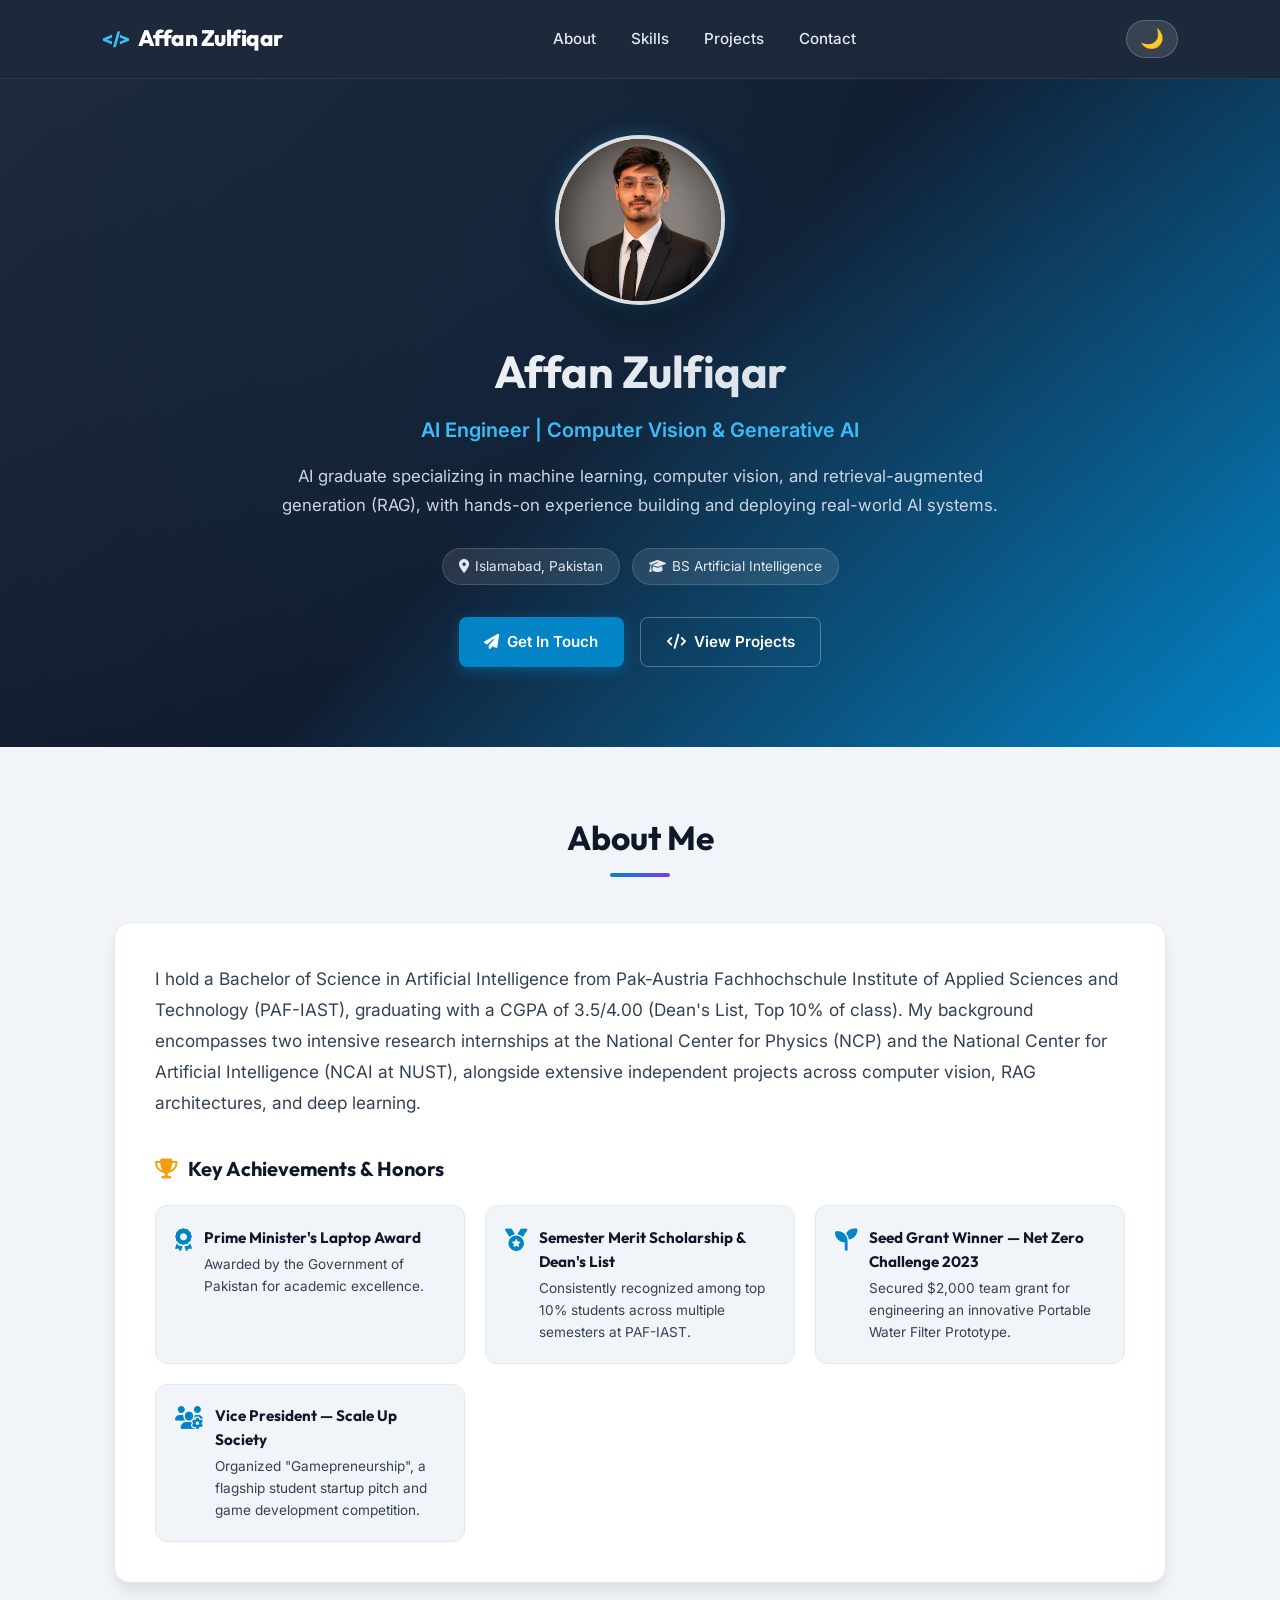
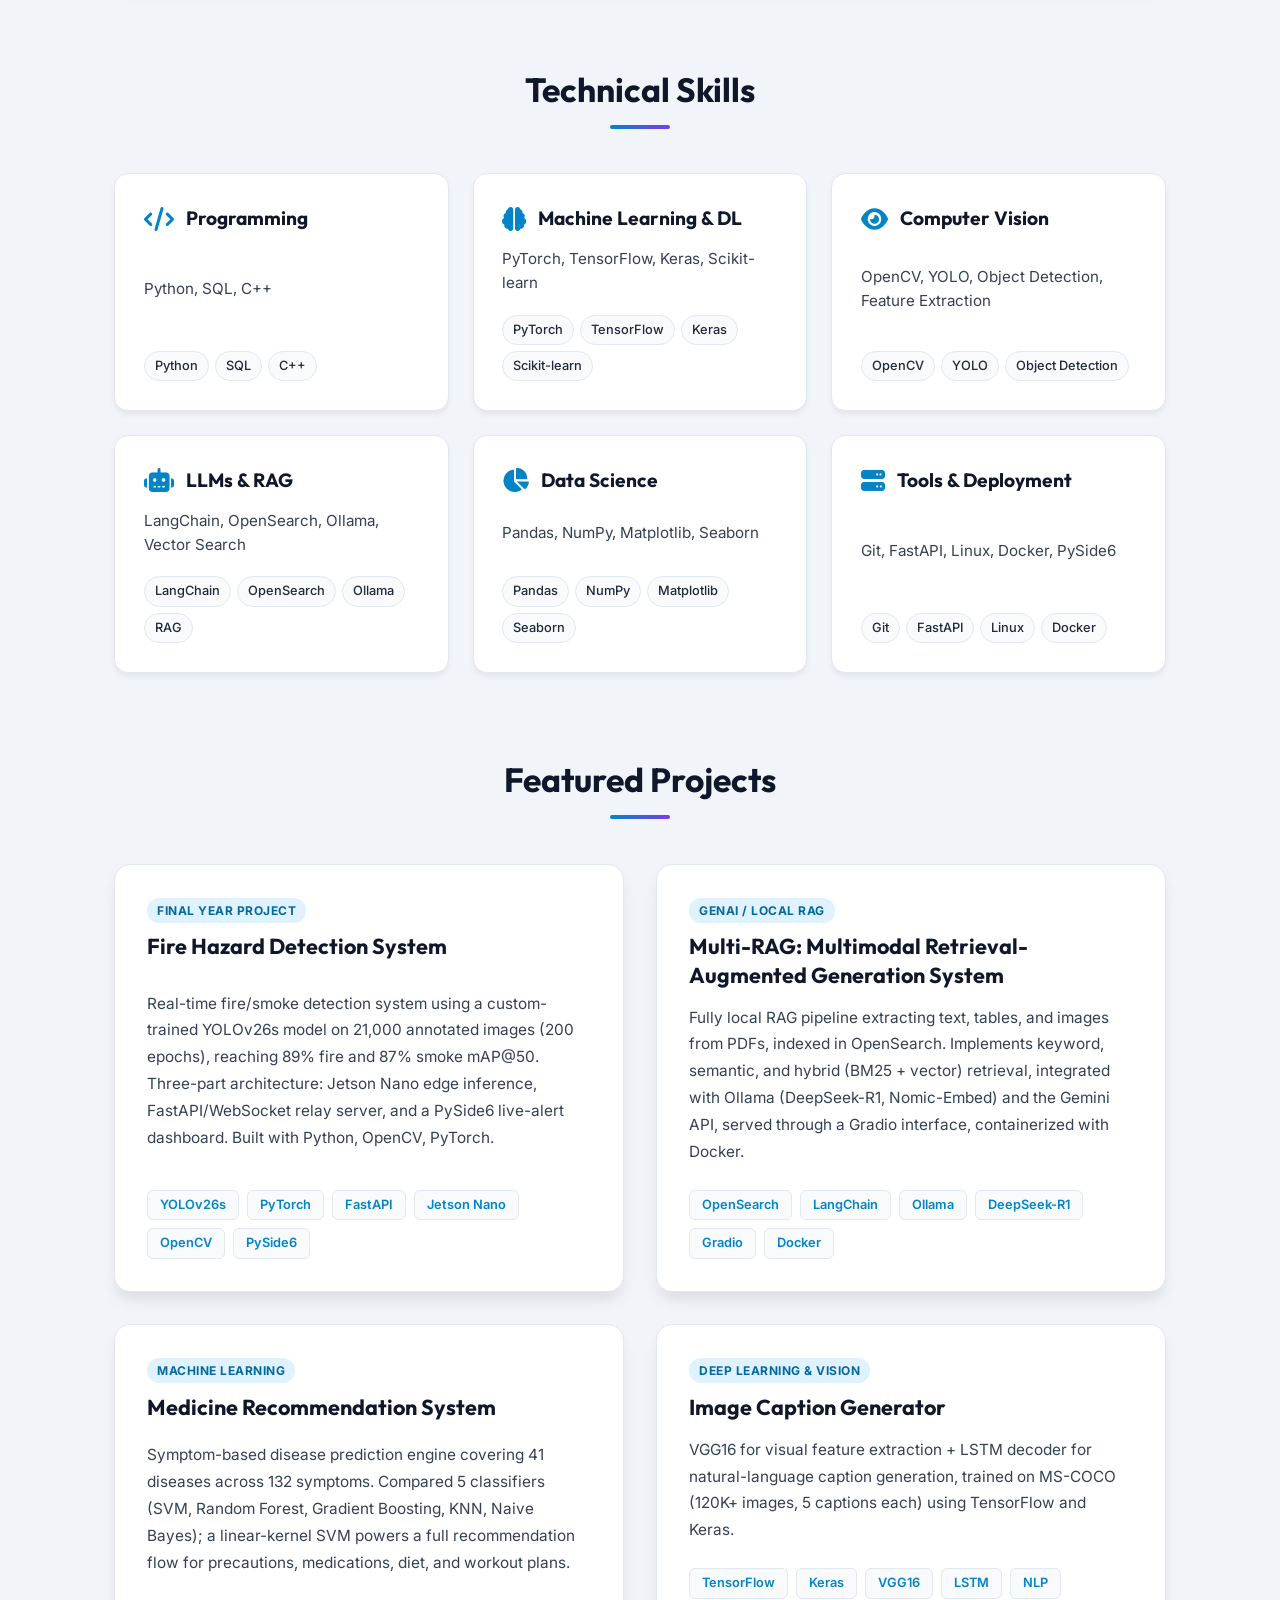
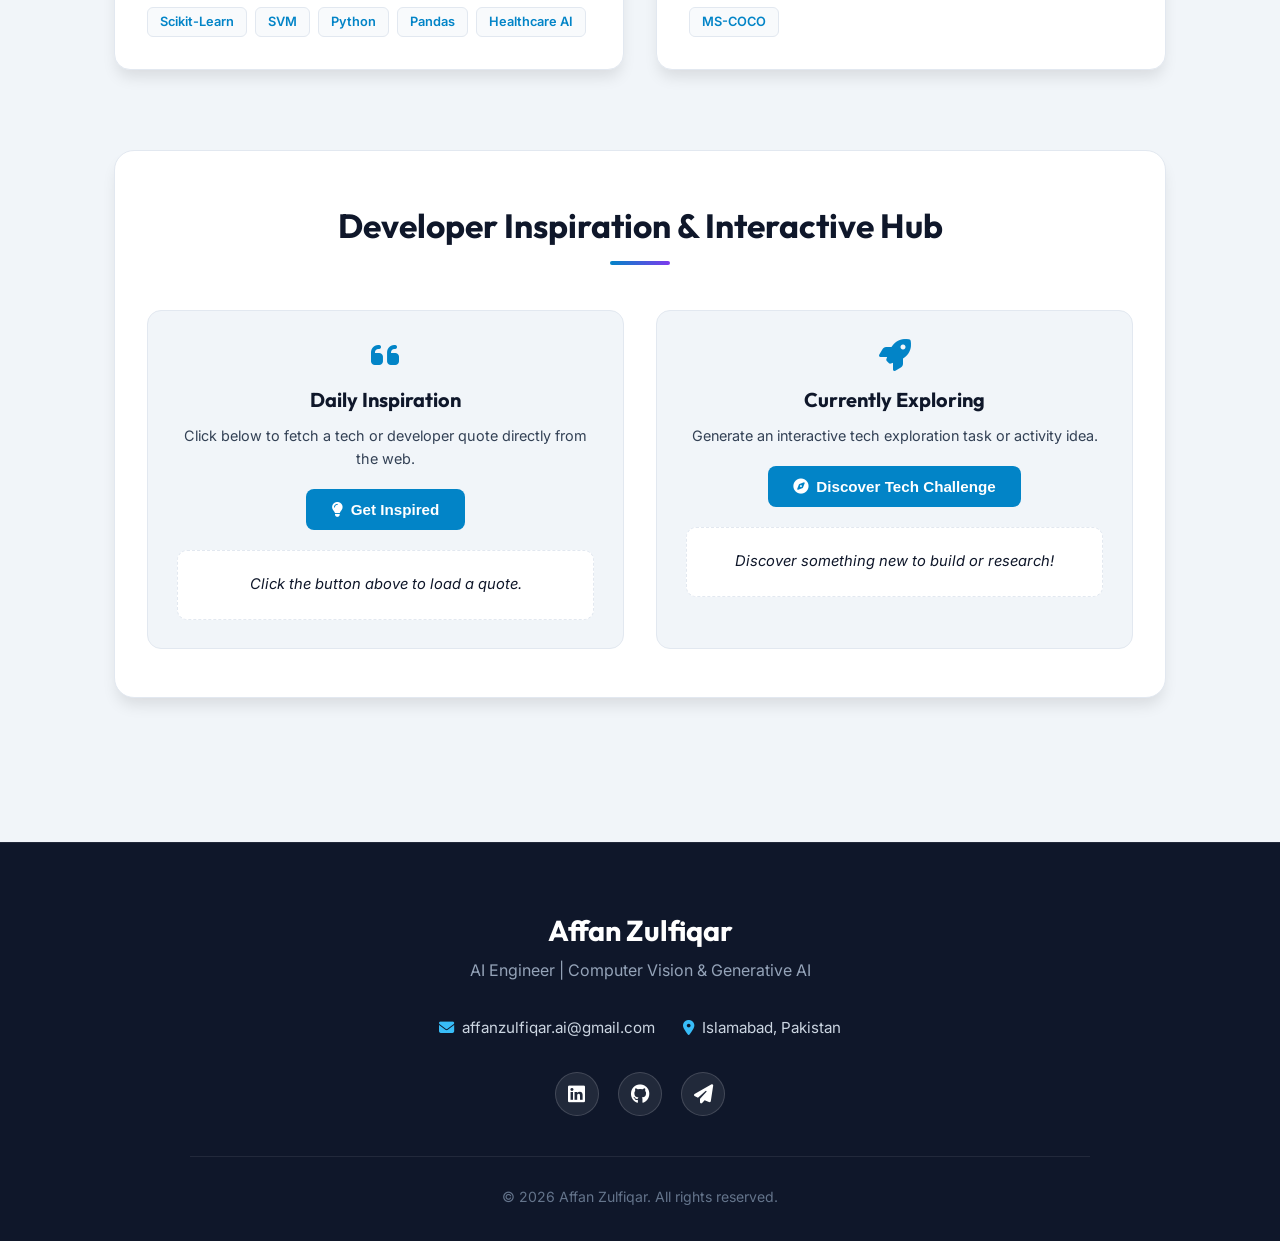
<file: index.html>
<!DOCTYPE html>
<html lang="en">
<head>
  <meta charset="UTF-8">
  <meta name="viewport" content="width=device-width, initial-scale=1.0">
  <meta name="description" content="Portfolio of Affan Zulfiqar - AI Engineer specializing in Machine Learning, Computer Vision, and RAG systems.">
  <title>Affan Zulfiqar | AI Engineer Portfolio</title>
  <!-- Google Fonts & FontAwesome Icons -->
  <link rel="preconnect" href="https://fonts.googleapis.com">
  <link rel="preconnect" href="https://fonts.gstatic.com" crossorigin>
  <link href="https://fonts.googleapis.com/css2?family=Inter:wght@300;400;500;600;700;800&family=Outfit:wght@400;500;600;700;800&display=swap" rel="stylesheet">
  <link rel="stylesheet" href="https://cdnjs.cloudflare.com/ajax/libs/font-awesome/6.5.1/css/all.min.css">
  <link rel="stylesheet" href="styles.css">
</head>
<body>

  <!-- Header Navigation & Hero -->
  <header>
    <nav>
      <a href="#" class="nav-logo">
        <span class="logo-accent">&lt;/&gt;</span> Affan Zulfiqar
      </a>
      <ul class="nav-links">
        <li><a href="#about">About</a></li>
        <li><a href="#skills">Skills</a></li>
        <li><a href="#projects">Projects</a></li>
        <li><a href="#contact">Contact</a></li>
      </ul>
      <button id="darkModeToggle" aria-label="Toggle Dark Mode">🌙</button>
    </nav>

    <div class="hero">
      <div class="hero-image-wrapper">
        <img src="profile.png" alt="Affan Zulfiqar - AI Engineer Profile Picture" class="hero-img" id="heroProfileImg" onerror="this.onerror=null; this.src='https://ui-avatars.com/api/?name=Affan+Zulfiqar&background=0284c7&color=fff&size=200&bold=true';">
      </div>
      <h2>Affan Zulfiqar</h2>
      <p class="hero-subtitle">AI Engineer | Computer Vision & Generative AI</p>
      <p class="hero-tagline">
        AI graduate specializing in machine learning, computer vision, and retrieval-augmented generation (RAG), with hands-on experience building and deploying real-world AI systems.
      </p>
      
      <div class="hero-badges">
        <span class="badge"><i class="fa-solid fa-location-dot"></i> Islamabad, Pakistan</span>
        <span class="badge"><i class="fa-solid fa-graduation-cap"></i> BS Artificial Intelligence</span>
      </div>

      <div class="hero-actions">
        <a href="#contact" class="btn btn-primary"><i class="fa-solid fa-paper-plane"></i> Get In Touch</a>
        <a href="#projects" class="btn btn-outline"><i class="fa-solid fa-code"></i> View Projects</a>
      </div>
    </div>
  </header>

  <!-- Main Content Area -->
  <main>
    <!-- About Section -->
    <section id="about" class="section">
      <div class="section-header">
        <h2>About Me</h2>
        <div class="section-underline"></div>
      </div>
      
      <div class="about-card">
        <p class="bio-text">
          I hold a Bachelor of Science in Artificial Intelligence from Pak-Austria Fachhochschule Institute of Applied Sciences and Technology (PAF-IAST), graduating with a CGPA of 3.5/4.00 (Dean's List, Top 10% of class). My background encompasses two intensive research internships at the National Center for Physics (NCP) and the National Center for Artificial Intelligence (NCAI at NUST), alongside extensive independent projects across computer vision, RAG architectures, and deep learning.
        </p>

        <div class="achievements-container">
          <h3><i class="fa-solid fa-trophy highlight-icon"></i> Key Achievements & Honors</h3>
          <div class="achievements-grid">
            <div class="achievement-card">
              <i class="fa-solid fa-award achievement-icon"></i>
              <div>
                <h4>Prime Minister's Laptop Award</h4>
                <p>Awarded by the Government of Pakistan for academic excellence.</p>
              </div>
            </div>

            <div class="achievement-card">
              <i class="fa-solid fa-medal achievement-icon"></i>
              <div>
                <h4>Semester Merit Scholarship & Dean's List</h4>
                <p>Consistently recognized among top 10% students across multiple semesters at PAF-IAST.</p>
              </div>
            </div>

            <div class="achievement-card">
              <i class="fa-solid fa-seedling achievement-icon"></i>
              <div>
                <h4>Seed Grant Winner — Net Zero Challenge 2023</h4>
                <p>Secured $2,000 team grant for engineering an innovative Portable Water Filter Prototype.</p>
              </div>
            </div>

            <div class="achievement-card">
              <i class="fa-solid fa-users-gear achievement-icon"></i>
              <div>
                <h4>Vice President — Scale Up Society</h4>
                <p>Organized "Gamepreneurship", a flagship student startup pitch and game development competition.</p>
              </div>
            </div>
          </div>
        </div>
      </div>
    </section>

    <!-- Skills Section -->
    <section id="skills" class="section">
      <div class="section-header">
        <h2>Technical Skills</h2>
        <div class="section-underline"></div>
      </div>

      <div class="skills-grid">
        <div class="skill-card">
          <div class="skill-icon-header">
            <i class="fa-solid fa-code"></i>
            <h3>Programming</h3>
          </div>
          <p>Python, SQL, C++</p>
          <div class="skill-tags">
            <span class="tag">Python</span>
            <span class="tag">SQL</span>
            <span class="tag">C++</span>
          </div>
        </div>

        <div class="skill-card">
          <div class="skill-icon-header">
            <i class="fa-solid fa-brain"></i>
            <h3>Machine Learning & DL</h3>
          </div>
          <p>PyTorch, TensorFlow, Keras, Scikit-learn</p>
          <div class="skill-tags">
            <span class="tag">PyTorch</span>
            <span class="tag">TensorFlow</span>
            <span class="tag">Keras</span>
            <span class="tag">Scikit-learn</span>
          </div>
        </div>

        <div class="skill-card">
          <div class="skill-icon-header">
            <i class="fa-solid fa-eye"></i>
            <h3>Computer Vision</h3>
          </div>
          <p>OpenCV, YOLO, Object Detection, Feature Extraction</p>
          <div class="skill-tags">
            <span class="tag">OpenCV</span>
            <span class="tag">YOLO</span>
            <span class="tag">Object Detection</span>
          </div>
        </div>

        <div class="skill-card">
          <div class="skill-icon-header">
            <i class="fa-solid fa-robot"></i>
            <h3>LLMs & RAG</h3>
          </div>
          <p>LangChain, OpenSearch, Ollama, Vector Search</p>
          <div class="skill-tags">
            <span class="tag">LangChain</span>
            <span class="tag">OpenSearch</span>
            <span class="tag">Ollama</span>
            <span class="tag">RAG</span>
          </div>
        </div>

        <div class="skill-card">
          <div class="skill-icon-header">
            <i class="fa-solid fa-chart-pie"></i>
            <h3>Data Science</h3>
          </div>
          <p>Pandas, NumPy, Matplotlib, Seaborn</p>
          <div class="skill-tags">
            <span class="tag">Pandas</span>
            <span class="tag">NumPy</span>
            <span class="tag">Matplotlib</span>
            <span class="tag">Seaborn</span>
          </div>
        </div>

        <div class="skill-card">
          <div class="skill-icon-header">
            <i class="fa-solid fa-server"></i>
            <h3>Tools & Deployment</h3>
          </div>
          <p>Git, FastAPI, Linux, Docker, PySide6</p>
          <div class="skill-tags">
            <span class="tag">Git</span>
            <span class="tag">FastAPI</span>
            <span class="tag">Linux</span>
            <span class="tag">Docker</span>
          </div>
        </div>
      </div>
    </section>

    <!-- Projects Section -->
    <section id="projects" class="section">
      <div class="section-header">
        <h2>Featured Projects</h2>
        <div class="section-underline"></div>
      </div>

      <div class="projects-grid">
        <!-- Project 1 -->
        <div class="project-card">
          <div class="project-header">
            <span class="project-badge">Final Year Project</span>
            <h3>Fire Hazard Detection System</h3>
          </div>
          <p class="project-description">
            Real-time fire/smoke detection system using a custom-trained YOLOv26s model on 21,000 annotated images (200 epochs), reaching 89% fire and 87% smoke mAP@50. Three-part architecture: Jetson Nano edge inference, FastAPI/WebSocket relay server, and a PySide6 live-alert dashboard. Built with Python, OpenCV, PyTorch.
          </p>
          <div class="project-tech">
            <span>YOLOv26s</span>
            <span>PyTorch</span>
            <span>FastAPI</span>
            <span>Jetson Nano</span>
            <span>OpenCV</span>
            <span>PySide6</span>
          </div>
        </div>

        <!-- Project 2 -->
        <div class="project-card">
          <div class="project-header">
            <span class="project-badge">GenAI / Local RAG</span>
            <h3>Multi-RAG: Multimodal Retrieval-Augmented Generation System</h3>
          </div>
          <p class="project-description">
            Fully local RAG pipeline extracting text, tables, and images from PDFs, indexed in OpenSearch. Implements keyword, semantic, and hybrid (BM25 + vector) retrieval, integrated with Ollama (DeepSeek-R1, Nomic-Embed) and the Gemini API, served through a Gradio interface, containerized with Docker.
          </p>
          <div class="project-tech">
            <span>OpenSearch</span>
            <span>LangChain</span>
            <span>Ollama</span>
            <span>DeepSeek-R1</span>
            <span>Gradio</span>
            <span>Docker</span>
          </div>
        </div>

        <!-- Project 3 -->
        <div class="project-card">
          <div class="project-header">
            <span class="project-badge">Machine Learning</span>
            <h3>Medicine Recommendation System</h3>
          </div>
          <p class="project-description">
            Symptom-based disease prediction engine covering 41 diseases across 132 symptoms. Compared 5 classifiers (SVM, Random Forest, Gradient Boosting, KNN, Naive Bayes); a linear-kernel SVM powers a full recommendation flow for precautions, medications, diet, and workout plans.
          </p>
          <div class="project-tech">
            <span>Scikit-Learn</span>
            <span>SVM</span>
            <span>Python</span>
            <span>Pandas</span>
            <span>Healthcare AI</span>
          </div>
        </div>

        <!-- Project 4 -->
        <div class="project-card">
          <div class="project-header">
            <span class="project-badge">Deep Learning & Vision</span>
            <h3>Image Caption Generator</h3>
          </div>
          <p class="project-description">
            VGG16 for visual feature extraction + LSTM decoder for natural-language caption generation, trained on MS-COCO (120K+ images, 5 captions each) using TensorFlow and Keras.
          </p>
          <div class="project-tech">
            <span>TensorFlow</span>
            <span>Keras</span>
            <span>VGG16</span>
            <span>LSTM</span>
            <span>NLP</span>
            <span>MS-COCO</span>
          </div>
        </div>
      </div>
    </section>

    <!-- Interactive Hub Section (API Features & Widgets) -->
    <section class="section interactive-section">
      <div class="section-header">
        <h2>Developer Inspiration & Interactive Hub</h2>
        <div class="section-underline"></div>
      </div>

      <div class="interactive-grid">
        <!-- Quote API Widget -->
        <div class="interactive-card">
          <i class="fa-solid fa-quote-left card-icon"></i>
          <h3>Daily Inspiration</h3>
          <p class="interactive-desc">Click below to fetch a tech or developer quote directly from the web.</p>
          <button id="quoteBtn" class="btn btn-secondary"><i class="fa-solid fa-lightbulb"></i> Get Inspired</button>
          <p id="apiResult" class="api-output">Click the button above to load a quote.</p>
        </div>

        <!-- Secondary API Widget -->
        <div class="interactive-card">
          <i class="fa-solid fa-rocket card-icon"></i>
          <h3>Currently Exploring</h3>
          <p class="interactive-desc">Generate an interactive tech exploration task or activity idea.</p>
          <button id="activityBtn" class="btn btn-secondary"><i class="fa-solid fa-compass"></i> Discover Tech Challenge</button>
          <p id="activityResult" class="api-output">Discover something new to build or research!</p>
        </div>
      </div>
    </section>
  </main>

  <!-- Footer -->
  <footer id="contact">
    <div class="footer-container">
      <div class="footer-brand">
        <h3>Affan Zulfiqar</h3>
        <p>AI Engineer | Computer Vision & Generative AI</p>
      </div>

      <div class="footer-contact-info">
        <a href="mailto:affanzulfiqar.ai@gmail.com" class="footer-link"><i class="fa-solid fa-envelope"></i> affanzulfiqar.ai@gmail.com</a>
        <span class="footer-link"><i class="fa-solid fa-location-dot"></i> Islamabad, Pakistan</span>
      </div>

      <div class="footer-socials">
        <a href="https://linkedin.com/in/affan-zulfiqar" target="_blank" rel="noopener noreferrer" aria-label="LinkedIn Profile"><i class="fa-brands fa-linkedin"></i></a>
        <a href="https://github.com/affanzulfiqar" target="_blank" rel="noopener noreferrer" aria-label="GitHub Profile"><i class="fa-brands fa-github"></i></a>
        <a href="mailto:affanzulfiqar.ai@gmail.com" aria-label="Send Email"><i class="fa-solid fa-paper-plane"></i></a>
      </div>

      <div class="footer-bottom">
        <p>&copy; 2026 Affan Zulfiqar. All rights reserved.</p>
      </div>
    </div>
  </footer>

  <script src="script.js"></script>
</body>
</html>
</file>
<file: styles.css>
/* ==========================================================================
   CSS RESET & BASE STYLES
   ========================================================================== */
* {
  margin: 0;
  padding: 0;
  box-sizing: border-box;
}

:root {
  /* Color Palette - Light Mode */
  --bg-color: #f1f5f9;
  --bg-header: linear-gradient(135deg, #1e293b 0%, #0f172a 50%, #0284c7 100%);
  --card-bg: #ffffff;
  --card-border: #e2e8f0;
  --text-main: #0f172a;
  --text-muted: #334155;
  --text-light: #64748b;
  --accent-color: #0284c7;
  --accent-hover: #0369a1;
  --accent-purple: #7c3aed;
  --nav-bg: rgba(30, 41, 59, 0.95);
  --shadow-sm: 0 4px 6px -1px rgba(0, 0, 0, 0.07);
  --shadow-md: 0 10px 15px -3px rgba(0, 0, 0, 0.1);
  --shadow-hover: 0 20px 25px -5px rgba(2, 132, 199, 0.2);
  --badge-bg: #e0f2fe;
  --badge-text: #0369a1;
  --tag-bg: #f8fafc;
  --tag-text: #1e293b;
  --footer-bg: #0f172a;
  --footer-text: #cbd5e1;
}

body.dark-mode {
  /* Color Palette - Dark Mode */
  --bg-color: #090d16;
  --bg-header: linear-gradient(135deg, #030712 0%, #0b0f19 50%, #172554 100%);
  --card-bg: #111827;
  --card-border: #1f2937;
  --text-main: #f9fafb;
  --text-muted: #9ca3af;
  --text-light: #6b7280;
  --accent-color: #38bdf8;
  --accent-hover: #0ea5e9;
  --accent-purple: #a855f7;
  --nav-bg: rgba(9, 13, 22, 0.95);
  --shadow-sm: 0 4px 6px -1px rgba(0, 0, 0, 0.5);
  --shadow-md: 0 10px 15px -3px rgba(0, 0, 0, 0.6);
  --shadow-hover: 0 20px 25px -5px rgba(56, 189, 248, 0.25);
  --badge-bg: #1e293b;
  --badge-text: #38bdf8;
  --tag-bg: #1f2937;
  --tag-text: #e5e7eb;
  --footer-bg: #030712;
  --footer-text: #9ca3af;
}

html {
  scroll-behavior: smooth;
  font-size: 16px;
}

body {
  font-family: 'Inter', system-ui, -apple-system, sans-serif;
  background-color: var(--bg-color);
  color: var(--text-main);
  line-height: 1.6;
  transition: background-color 0.3s ease, color 0.3s ease;
}

h1, h2, h3, h4 {
  font-family: 'Outfit', sans-serif;
  font-weight: 700;
}

/* ==========================================================================
   HEADER & NAVIGATION
   ========================================================================== */
header {
  background: var(--bg-header);
  color: #ffffff;
  padding-bottom: 5rem;
  position: relative;
  overflow: hidden;
}

header::before {
  content: '';
  position: absolute;
  top: -50%;
  left: -50%;
  width: 200%;
  height: 200%;
  background: radial-gradient(circle at 50% 50%, rgba(56, 189, 248, 0.08) 0%, transparent 60%);
  pointer-events: none;
}

nav {
  display: flex;
  justify-content: space-between;
  align-items: center;
  padding: 1.25rem 8%;
  background: var(--nav-bg);
  backdrop-filter: blur(12px);
  position: sticky;
  top: 0;
  z-index: 100;
  border-bottom: 1px solid rgba(255, 255, 255, 0.08);
}

.nav-logo {
  font-family: 'Outfit', sans-serif;
  font-size: 1.4rem;
  font-weight: 800;
  color: #ffffff;
  text-decoration: none;
  display: flex;
  align-items: center;
  gap: 8px;
  letter-spacing: -0.5px;
}

.logo-accent {
  color: #38bdf8;
  font-size: 1.2rem;
}

.nav-links {
  display: flex;
  list-style: none;
  gap: 2.2rem;
  align-items: center;
}

.nav-links a {
  color: #e2e8f0;
  text-decoration: none;
  font-weight: 500;
  font-size: 0.95rem;
  transition: color 0.2s ease;
}

.nav-links a:hover {
  color: #38bdf8;
}

#darkModeToggle {
  background: rgba(255, 255, 255, 0.12);
  border: 1px solid rgba(255, 255, 255, 0.2);
  color: #ffffff;
  font-size: 1.2rem;
  padding: 0.4rem 0.8rem;
  border-radius: 50px;
  cursor: pointer;
  transition: all 0.3s ease;
  display: flex;
  align-items: center;
  justify-content: center;
}

#darkModeToggle:hover {
  background: rgba(255, 255, 255, 0.25);
  transform: scale(1.08);
}

/* ==========================================================================
   HERO SECTION
   ========================================================================== */
.hero {
  text-align: center;
  max-width: 850px;
  margin: 3.5rem auto 0 auto;
  padding: 0 1.5rem;
  position: relative;
  z-index: 1;
}

.hero-image-wrapper {
  position: relative;
  display: inline-block;
  margin-bottom: 1.5rem;
}

.hero-img {
  width: 170px;
  height: 170px;
  border-radius: 50%;
  object-fit: cover;
  border: 4px solid rgba(255, 255, 255, 0.85);
  box-shadow: 0 12px 30px rgba(0, 0, 0, 0.35), 0 0 20px rgba(56, 189, 248, 0.3);
  transition: transform 0.4s ease;
}

.hero-img:hover {
  transform: scale(1.05);
}

.hero h2 {
  font-size: 2.8rem;
  letter-spacing: -0.5px;
  margin-bottom: 0.4rem;
  background: linear-gradient(135deg, #ffffff 0%, #cbd5e1 100%);
  -webkit-background-clip: text;
  -webkit-text-fill-color: transparent;
}

.hero-subtitle {
  font-size: 1.25rem;
  color: #38bdf8;
  font-weight: 600;
  margin-bottom: 1rem;
}

.hero-tagline {
  font-size: 1.05rem;
  color: #cbd5e1;
  max-width: 720px;
  margin: 0 auto 1.8rem auto;
  line-height: 1.7;
}

.hero-badges {
  display: flex;
  flex-wrap: wrap;
  justify-content: center;
  gap: 0.75rem;
  margin-bottom: 2rem;
}

.badge {
  background: rgba(255, 255, 255, 0.1);
  border: 1px solid rgba(255, 255, 255, 0.15);
  backdrop-filter: blur(8px);
  padding: 0.4rem 1rem;
  border-radius: 20px;
  font-size: 0.85rem;
  color: #e2e8f0;
  display: flex;
  align-items: center;
  gap: 6px;
}

.hero-actions {
  display: flex;
  justify-content: center;
  gap: 1rem;
}

/* ==========================================================================
   BUTTONS
   ========================================================================== */
.btn {
  display: inline-flex;
  align-items: center;
  gap: 8px;
  padding: 0.75rem 1.6rem;
  border-radius: 8px;
  font-weight: 600;
  font-size: 0.95rem;
  text-decoration: none;
  cursor: pointer;
  transition: all 0.25s ease;
  border: none;
}

.btn-primary {
  background: #0284c7;
  color: #ffffff;
  box-shadow: 0 4px 14px rgba(2, 132, 199, 0.4);
}

.btn-primary:hover {
  background: #0369a1;
  transform: translateY(-2px);
  box-shadow: 0 6px 20px rgba(2, 132, 199, 0.6);
}

.btn-outline {
  background: transparent;
  color: #ffffff;
  border: 1.5px solid rgba(255, 255, 255, 0.3);
}

.btn-outline:hover {
  background: rgba(255, 255, 255, 0.12);
  border-color: #ffffff;
  transform: translateY(-2px);
}

.btn-secondary {
  background: var(--accent-color);
  color: #ffffff;
}

.btn-secondary:hover {
  background: var(--accent-hover);
  transform: translateY(-2px);
}

/* ==========================================================================
   MAIN CONTENT & SECTIONS
   ========================================================================== */
main {
  max-width: 1100px;
  margin: 0 auto;
  padding: 4rem 1.5rem;
}

.section {
  margin-bottom: 5rem;
}

.section-header {
  text-align: center;
  margin-bottom: 2.8rem;
}

.section-header h2 {
  font-size: 2.1rem;
  color: var(--text-main);
  margin-bottom: 0.5rem;
}

.section-underline {
  width: 60px;
  height: 4px;
  background: linear-gradient(90deg, var(--accent-color), var(--accent-purple));
  margin: 0 auto;
  border-radius: 2px;
}

/* ==========================================================================
   ABOUT SECTION & ACHIEVEMENTS
   ========================================================================== */
.about-card {
  background: var(--card-bg);
  border: 1px solid var(--card-border);
  padding: 2.5rem;
  border-radius: 16px;
  box-shadow: var(--shadow-md);
}

.bio-text {
  font-size: 1.08rem;
  color: var(--text-muted);
  line-height: 1.8;
  margin-bottom: 2.2rem;
}

.achievements-container h3 {
  font-size: 1.25rem;
  color: var(--text-main);
  margin-bottom: 1.25rem;
  display: flex;
  align-items: center;
  gap: 10px;
}

.highlight-icon {
  color: #f59e0b;
}

.achievements-grid {
  display: grid;
  grid-template-columns: repeat(auto-fit, minmax(240px, 1fr));
  gap: 1.25rem;
}

.achievement-card {
  background: var(--bg-color);
  border: 1px solid var(--card-border);
  padding: 1.2rem;
  border-radius: 12px;
  display: flex;
  gap: 12px;
  align-items: flex-start;
  transition: transform 0.25s ease;
}

.achievement-card:hover {
  transform: translateY(-3px);
}

.achievement-icon {
  font-size: 1.4rem;
  color: var(--accent-color);
  margin-top: 3px;
}

.achievement-card h4 {
  font-size: 0.95rem;
  color: var(--text-main);
  margin-bottom: 0.25rem;
}

.achievement-card p {
  font-size: 0.85rem;
  color: var(--text-muted);
}

/* ==========================================================================
   SKILLS SECTION
   ========================================================================== */
.skills-grid {
  display: grid;
  grid-template-columns: repeat(auto-fit, minmax(300px, 1fr));
  gap: 1.5rem;
}

.skill-card {
  background: var(--card-bg);
  border: 1px solid var(--card-border);
  padding: 1.8rem;
  border-radius: 14px;
  box-shadow: var(--shadow-sm);
  transition: all 0.3s ease;
  display: flex;
  flex-direction: column;
  justify-content: space-between;
}

.skill-card:hover {
  transform: translateY(-6px);
  box-shadow: var(--shadow-hover);
  border-color: var(--accent-color);
}

.skill-icon-header {
  display: flex;
  align-items: center;
  gap: 12px;
  margin-bottom: 0.8rem;
}

.skill-icon-header i {
  font-size: 1.5rem;
  color: var(--accent-color);
}

.skill-icon-header h3 {
  font-size: 1.2rem;
  color: var(--text-main);
}

.skill-card p {
  font-size: 0.95rem;
  color: var(--text-muted);
  margin-bottom: 1.2rem;
}

.skill-tags {
  display: flex;
  flex-wrap: wrap;
  gap: 6px;
}

.tag {
  background: var(--tag-bg);
  color: var(--tag-text);
  font-size: 0.8rem;
  font-weight: 500;
  padding: 4px 10px;
  border-radius: 20px;
  border: 1px solid var(--card-border);
}

/* ==========================================================================
   PROJECTS SECTION
   ========================================================================== */
.projects-grid {
  display: grid;
  grid-template-columns: repeat(auto-fit, minmax(450px, 1fr));
  gap: 2rem;
}

.project-card {
  background: var(--card-bg);
  border: 1px solid var(--card-border);
  padding: 2rem;
  border-radius: 16px;
  box-shadow: var(--shadow-md);
  transition: all 0.3s ease;
  display: flex;
  flex-direction: column;
  justify-content: space-between;
  position: relative;
  overflow: hidden;
}

.project-card::before {
  content: '';
  position: absolute;
  top: 0;
  left: 0;
  width: 100%;
  height: 4px;
  background: linear-gradient(90deg, var(--accent-color), var(--accent-purple));
  opacity: 0;
  transition: opacity 0.3s ease;
}

.project-card:hover {
  transform: translateY(-6px);
  box-shadow: var(--shadow-hover);
  border-color: var(--accent-color);
}

.project-card:hover::before {
  opacity: 1;
}

.project-header {
  margin-bottom: 1rem;
}

.project-badge {
  display: inline-block;
  background: var(--badge-bg);
  color: var(--badge-text);
  font-size: 0.75rem;
  font-weight: 700;
  text-transform: uppercase;
  letter-spacing: 0.5px;
  padding: 3px 10px;
  border-radius: 12px;
  margin-bottom: 0.6rem;
}

.project-card h3 {
  font-size: 1.35rem;
  color: var(--text-main);
  line-height: 1.3;
}

.project-description {
  font-size: 0.96rem;
  color: var(--text-muted);
  line-height: 1.75;
  margin-bottom: 1.5rem;
}

.project-tech {
  display: flex;
  flex-wrap: wrap;
  gap: 8px;
}

.project-tech span {
  font-size: 0.8rem;
  font-weight: 600;
  color: var(--accent-color);
  background: var(--tag-bg);
  padding: 4px 12px;
  border-radius: 6px;
  border: 1px solid var(--card-border);
}

/* ==========================================================================
   INTERACTIVE HUB / API SECTION
   ========================================================================== */
.interactive-section {
  background: var(--card-bg);
  border: 1px solid var(--card-border);
  padding: 3rem 2rem;
  border-radius: 20px;
  box-shadow: var(--shadow-md);
}

.interactive-grid {
  display: grid;
  grid-template-columns: repeat(auto-fit, minmax(300px, 1fr));
  gap: 2rem;
}

.interactive-card {
  background: var(--bg-color);
  border: 1px solid var(--card-border);
  padding: 1.8rem;
  border-radius: 14px;
  text-align: center;
  display: flex;
  flex-direction: column;
  align-items: center;
}

.card-icon {
  font-size: 2rem;
  color: var(--accent-color);
  margin-bottom: 0.8rem;
}

.interactive-card h3 {
  font-size: 1.25rem;
  margin-bottom: 0.5rem;
  color: var(--text-main);
}

.interactive-desc {
  font-size: 0.9rem;
  color: var(--text-muted);
  margin-bottom: 1.2rem;
}

.api-output {
  margin-top: 1.2rem;
  padding: 1rem;
  background: var(--card-bg);
  border: 1px dashed var(--card-border);
  border-radius: 10px;
  font-style: italic;
  color: var(--text-main);
  font-size: 0.92rem;
  width: 100%;
  min-height: 70px;
  display: flex;
  align-items: center;
  justify-content: center;
  text-align: center;
}

/* ==========================================================================
   FOOTER & CONTACT
   ========================================================================== */
footer {
  background: var(--footer-bg);
  color: var(--footer-text);
  padding: 4rem 1.5rem 2rem 1.5rem;
  border-top: 1px solid rgba(255, 255, 255, 0.08);
}

.footer-container {
  max-width: 900px;
  margin: 0 auto;
  text-align: center;
}

.footer-brand h3 {
  font-size: 1.8rem;
  color: #ffffff;
  margin-bottom: 0.3rem;
}

.footer-brand p {
  color: #94a3b8;
  font-size: 1rem;
  margin-bottom: 2rem;
}

.footer-contact-info {
  display: flex;
  flex-wrap: wrap;
  justify-content: center;
  gap: 1.8rem;
  margin-bottom: 2rem;
}

.footer-link {
  color: #cbd5e1;
  text-decoration: none;
  font-size: 0.95rem;
  display: inline-flex;
  align-items: center;
  gap: 8px;
  transition: color 0.2s ease;
}

.footer-link i {
  color: #38bdf8;
}

.footer-link:hover {
  color: #38bdf8;
}

.footer-socials {
  display: flex;
  justify-content: center;
  gap: 1.2rem;
  margin-bottom: 2.5rem;
}

.footer-socials a {
  width: 44px;
  height: 44px;
  background: rgba(255, 255, 255, 0.08);
  border: 1px solid rgba(255, 255, 255, 0.15);
  border-radius: 50%;
  color: #ffffff;
  display: flex;
  align-items: center;
  justify-content: center;
  font-size: 1.2rem;
  text-decoration: none;
  transition: all 0.3s ease;
}

.footer-socials a:hover {
  background: #0284c7;
  color: #ffffff;
  transform: translateY(-3px);
  box-shadow: 0 4px 12px rgba(2, 132, 199, 0.4);
}

.footer-bottom {
  border-top: 1px solid rgba(255, 255, 255, 0.08);
  padding-top: 1.8rem;
  font-size: 0.88rem;
  color: #64748b;
}

/* ==========================================================================
   RESPONSIVE MEDIA QUERIES
   ========================================================================== */
@media (max-width: 768px) {
  nav {
    flex-direction: column;
    gap: 1rem;
    padding: 1rem;
  }

  .nav-links {
    gap: 1.2rem;
  }

  .hero h2 {
    font-size: 2.1rem;
  }

  .hero-subtitle {
    font-size: 1.1rem;
  }

  .hero-actions {
    flex-direction: column;
    width: 100%;
  }

  .btn {
    width: 100%;
    justify-content: center;
  }

  .projects-grid {
    grid-template-columns: 1fr;
  }

  .footer-contact-info {
    flex-direction: column;
    gap: 0.8rem;
  }
}
</file>
